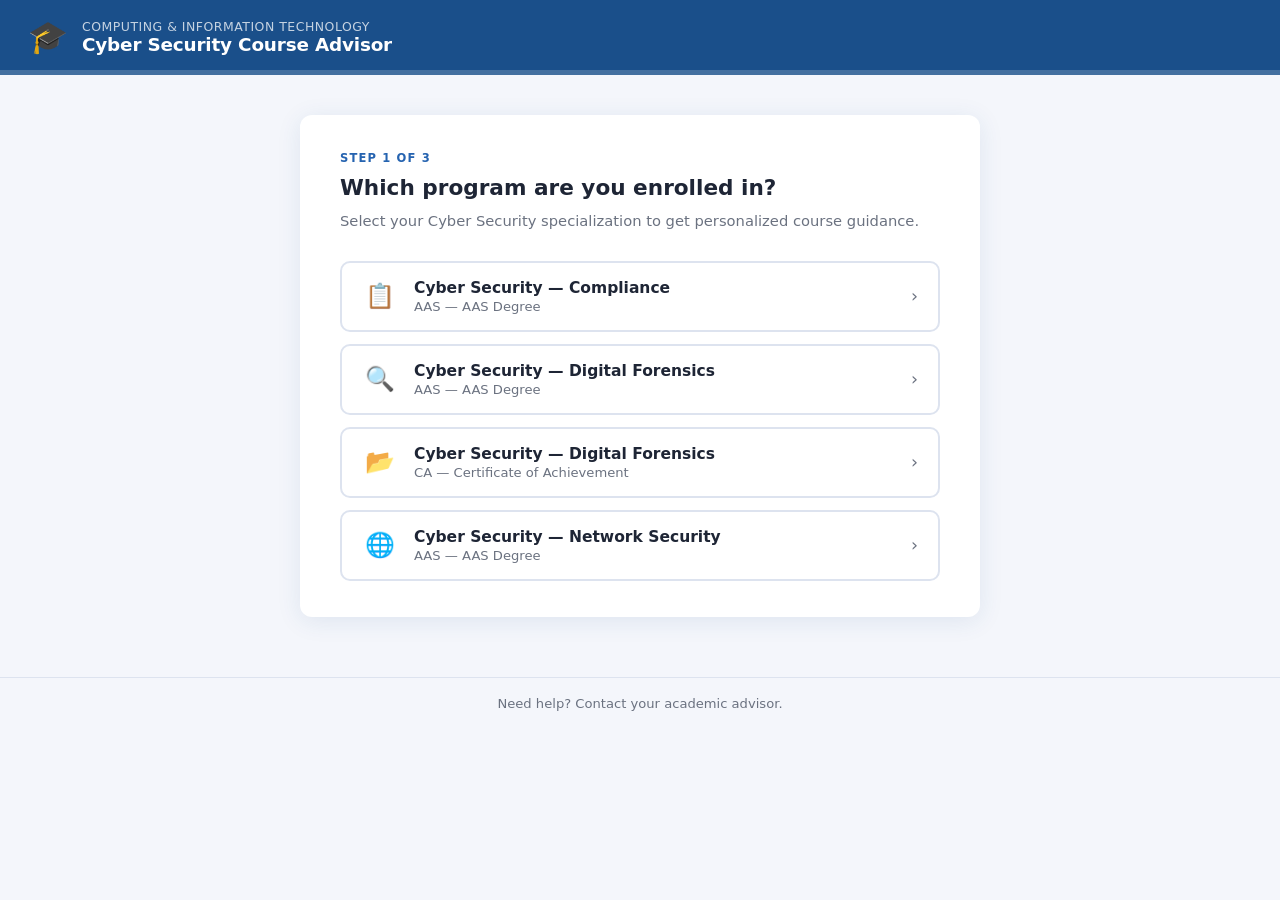
<file: index.html>
<!DOCTYPE html>
<html lang="en">
<head>
  <meta charset="UTF-8" />
  <meta name="viewport" content="width=device-width, initial-scale=1.0" />
  <title>CIT Cyber Security — Course Advisor</title>
  <link rel="stylesheet" href="style.css" />
</head>
<body>
  <div id="app">
    <header>
      <div class="header-inner">
        <div class="logo-area">
          <span class="logo-icon">🎓</span>
          <div>
            <div class="institution">Computing &amp; Information Technology</div>
            <div class="tool-title">Cyber Security Course Advisor</div>
          </div>
        </div>
        <button id="restart-btn" class="restart-btn" style="display:none" onclick="restart()">↺ Start Over</button>
      </div>
      <div class="progress-bar-wrap">
        <div class="progress-bar" id="progress-bar"></div>
      </div>
    </header>

    <main id="main">
      <!-- Step content injected here -->
    </main>

    <footer>
      <p>Need help? Contact your academic advisor.</p>
    </footer>
  </div>

  <script src="data.js?v=2"></script>
  <script src="app.js?v=2"></script>
</body>
</html>
</file>
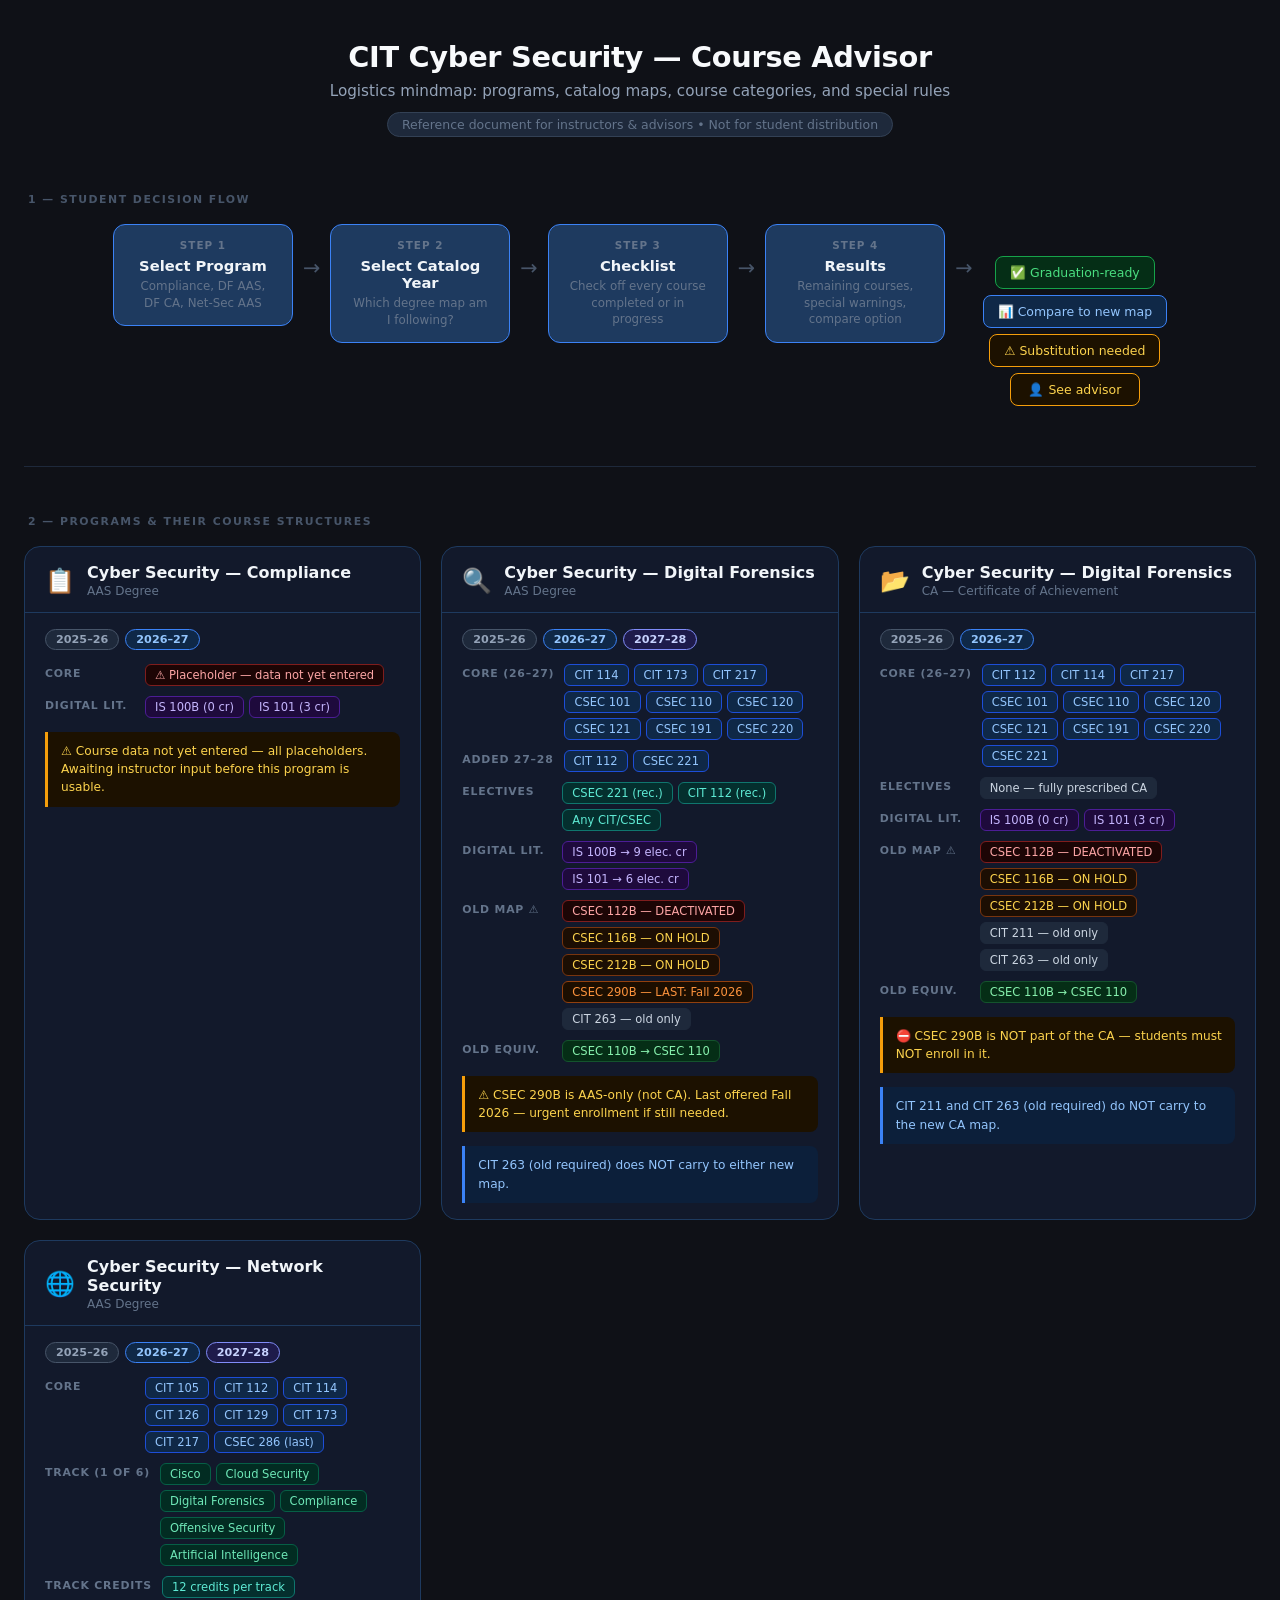
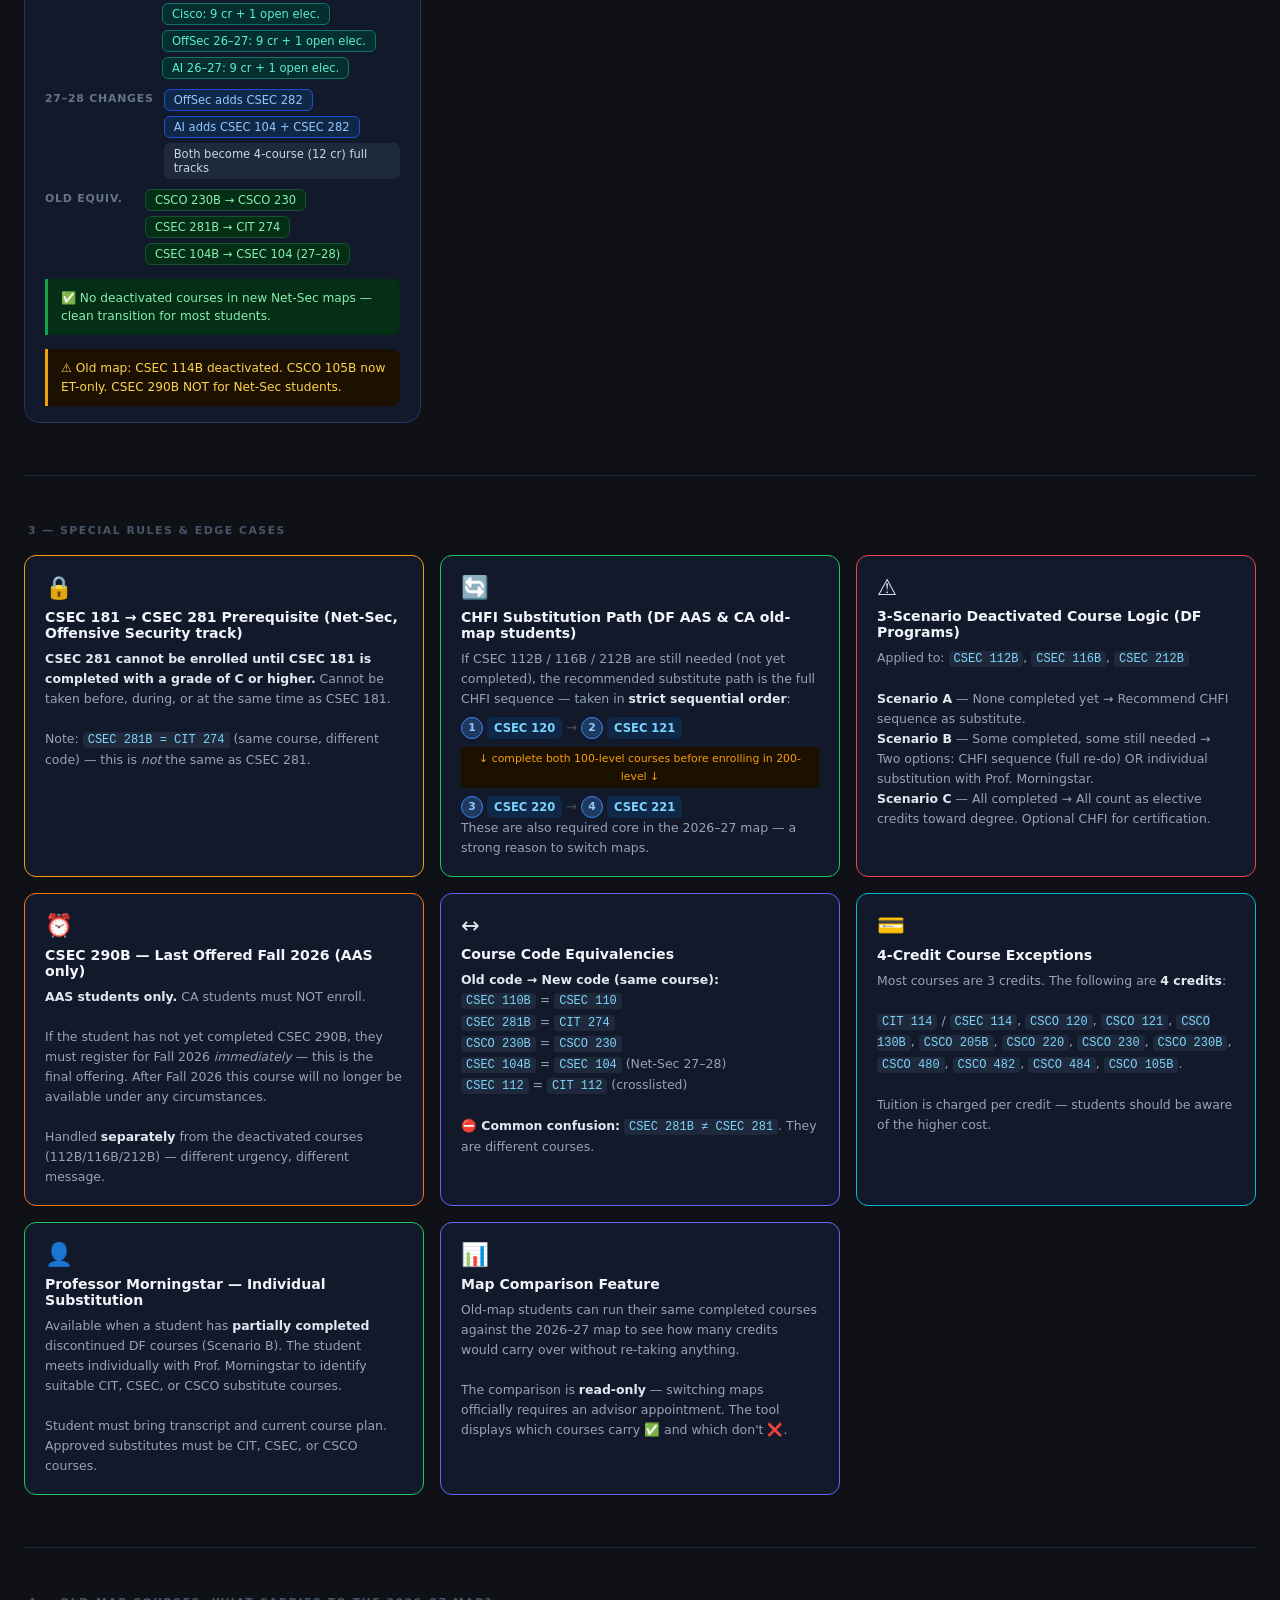
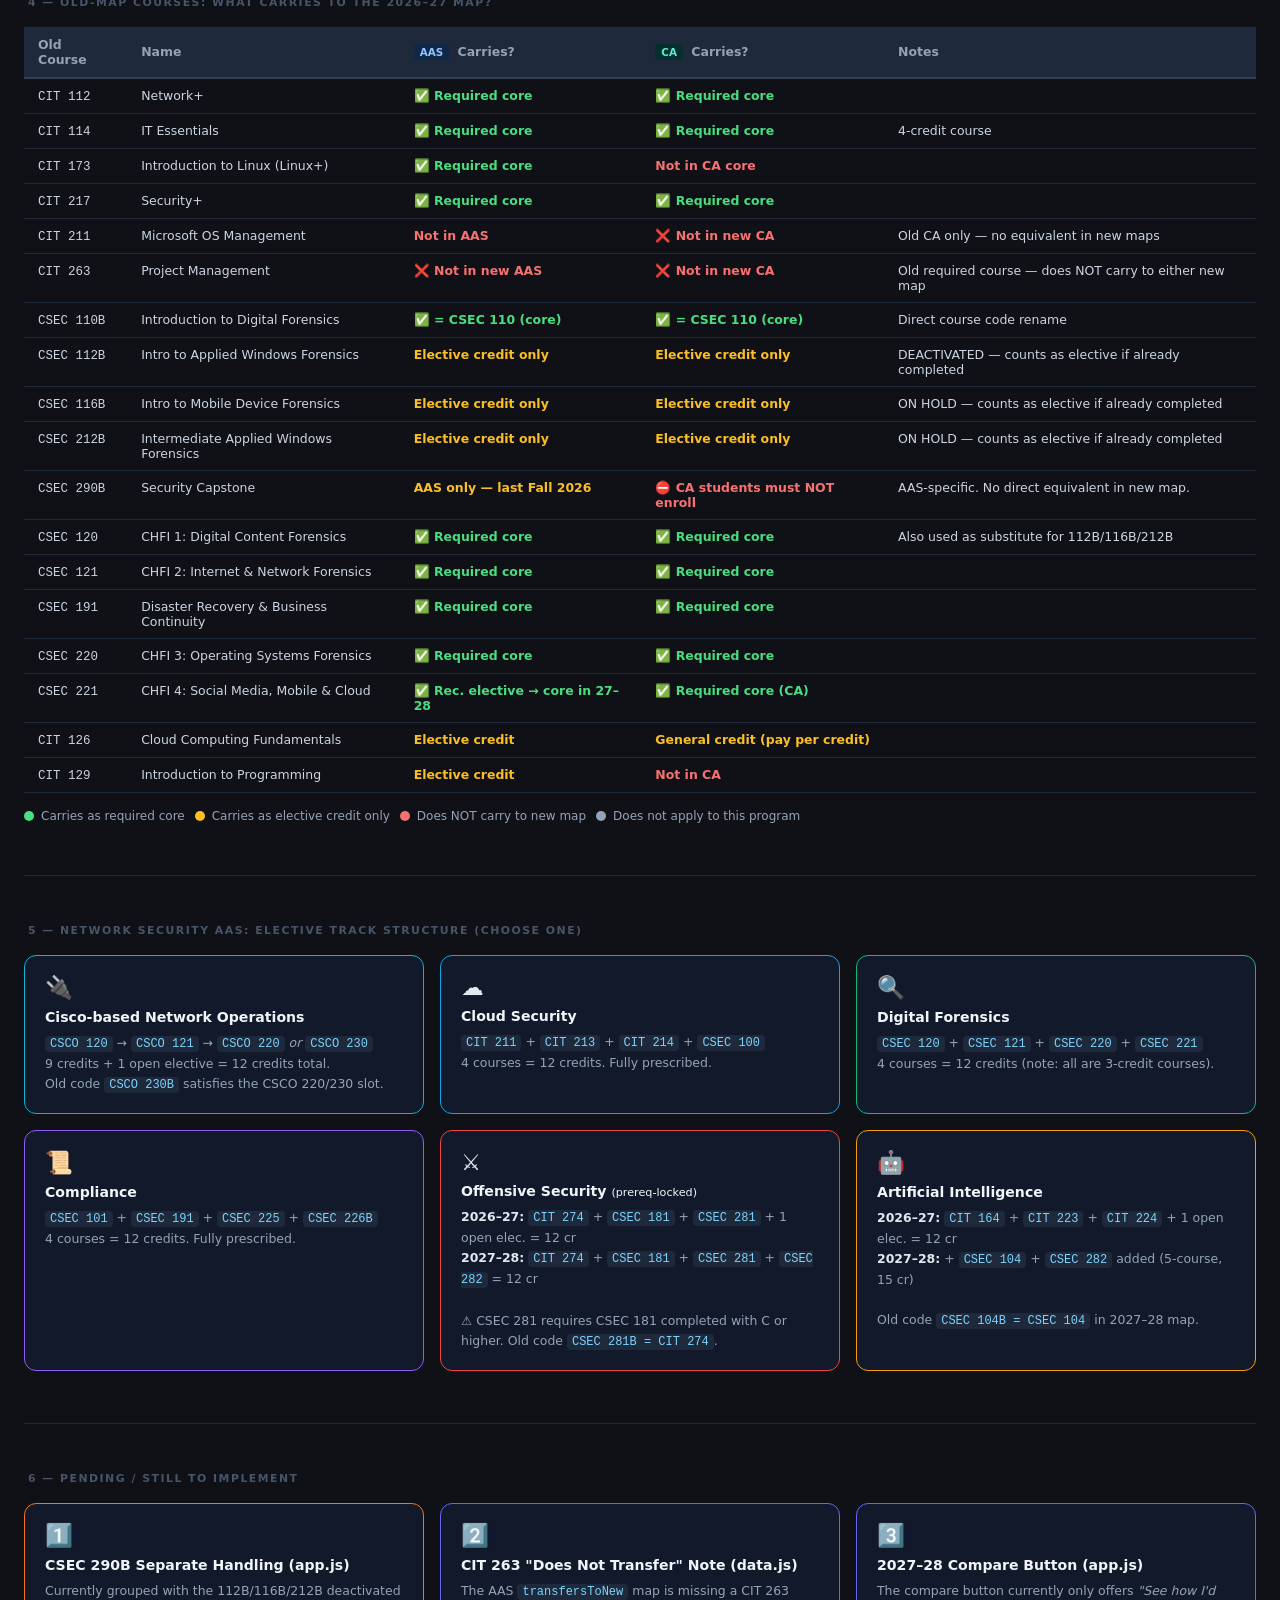
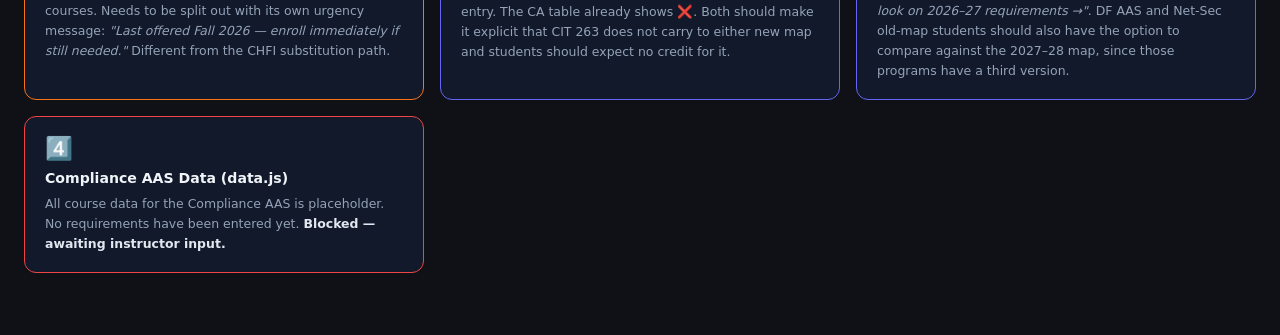
<file: mindmap.html>
<!DOCTYPE html>
<html lang="en">
<head>
  <meta charset="UTF-8" />
  <meta name="viewport" content="width=device-width, initial-scale=1.0" />
  <title>CIT Cyber Security — Course Advisor Mindmap</title>
  <style>
    /* ── Reset & base ── */
    *, *::before, *::after { box-sizing: border-box; margin: 0; padding: 0; }
    body {
      font-family: "Segoe UI", system-ui, sans-serif;
      background: #0f1117;
      color: #e2e8f0;
      min-height: 100vh;
      padding: 40px 24px 80px;
    }

    /* ── Page header ── */
    .page-header {
      text-align: center;
      margin-bottom: 56px;
    }
    .page-header h1 {
      font-size: 1.8rem;
      font-weight: 700;
      color: #f8fafc;
      letter-spacing: -.3px;
    }
    .page-header p {
      margin-top: 8px;
      color: #94a3b8;
      font-size: .95rem;
    }
    .page-header .badge {
      display: inline-block;
      margin-top: 12px;
      background: #1e293b;
      border: 1px solid #334155;
      border-radius: 999px;
      padding: 4px 14px;
      font-size: .78rem;
      color: #64748b;
    }

    /* ── Section labels ── */
    .section-label {
      font-size: .68rem;
      font-weight: 700;
      letter-spacing: 1.5px;
      text-transform: uppercase;
      color: #475569;
      margin: 48px 0 18px;
      padding-left: 4px;
    }

    /* ══════════════════════════════════════════════════
       DECISION FLOW — top strip
    ══════════════════════════════════════════════════ */
    .flow-strip {
      display: flex;
      align-items: flex-start;
      justify-content: center;
      gap: 0;
      flex-wrap: nowrap;
      overflow-x: auto;
      padding-bottom: 8px;
    }
    .flow-node {
      display: flex;
      flex-direction: column;
      align-items: center;
      flex: 0 0 auto;
    }
    .flow-box {
      background: #1e293b;
      border: 1.5px solid #334155;
      border-radius: 12px;
      padding: 14px 20px;
      text-align: center;
      min-width: 140px;
      max-width: 180px;
    }
    .flow-box .fb-step {
      font-size: .65rem;
      font-weight: 700;
      letter-spacing: 1px;
      text-transform: uppercase;
      color: #64748b;
      margin-bottom: 6px;
    }
    .flow-box .fb-title {
      font-size: .92rem;
      font-weight: 600;
      color: #f1f5f9;
    }
    .flow-box .fb-sub {
      font-size: .74rem;
      color: #64748b;
      margin-top: 4px;
      line-height: 1.4;
    }
    .flow-box.highlight {
      border-color: #3b82f6;
      background: #1e3a5f;
    }
    .flow-box.warn {
      border-color: #f59e0b;
      background: #292117;
    }
    .flow-arrow {
      display: flex;
      align-items: center;
      padding: 0 10px;
      margin-top: 32px;
      color: #475569;
      font-size: 1.3rem;
      flex: 0 0 auto;
    }
    .flow-branch {
      display: flex;
      flex-direction: column;
      align-items: center;
      gap: 6px;
      margin-top: 32px;
      flex: 0 0 auto;
    }
    .flow-branch-item {
      background: #1e293b;
      border: 1px solid #334155;
      border-radius: 8px;
      padding: 8px 14px;
      font-size: .78rem;
      color: #94a3b8;
      min-width: 130px;
      text-align: center;
    }
    .flow-branch-item.done  { border-color: #16a34a; color: #4ade80; background: #052e16; }
    .flow-branch-item.check { border-color: #3b82f6; color: #93c5fd; background: #0f2847; }
    .flow-branch-item.warn  { border-color: #f59e0b; color: #fcd34d; background: #1c1100; }

    /* ══════════════════════════════════════════════════
       PROGRAM GRID
    ══════════════════════════════════════════════════ */
    .program-grid {
      display: grid;
      grid-template-columns: repeat(auto-fill, minmax(340px, 1fr));
      gap: 20px;
    }
    .prog-card {
      background: #12192b;
      border: 1.5px solid #1e3a5f;
      border-radius: 16px;
      overflow: hidden;
    }
    .prog-card-head {
      padding: 16px 20px 14px;
      border-bottom: 1px solid #1e3a5f;
      display: flex;
      align-items: center;
      gap: 12px;
    }
    .prog-icon { font-size: 1.5rem; }
    .prog-title { font-size: 1rem; font-weight: 700; color: #f1f5f9; }
    .prog-cred  { font-size: .75rem; color: #64748b; margin-top: 2px; }
    .prog-body  { padding: 16px 20px; }

    /* Map version pills row */
    .map-pills { display: flex; gap: 6px; flex-wrap: wrap; margin-bottom: 14px; }
    .map-pill {
      font-size: .7rem;
      font-weight: 600;
      padding: 3px 10px;
      border-radius: 999px;
      border: 1px solid;
    }
    .mp-old  { border-color: #475569; color: #94a3b8; background: #1e293b; }
    .mp-new  { border-color: #3b82f6; color: #93c5fd; background: #0f2847; }
    .mp-new2 { border-color: #818cf8; color: #c7d2fe; background: #1e1b4b; }

    /* Course category rows */
    .cat-list { display: flex; flex-direction: column; gap: 10px; }
    .cat-row   { display: flex; gap: 10px; align-items: flex-start; }
    .cat-label {
      font-size: .68rem;
      font-weight: 700;
      letter-spacing: .8px;
      text-transform: uppercase;
      color: #64748b;
      min-width: 90px;
      padding-top: 3px;
      flex-shrink: 0;
    }
    .cat-tags  { display: flex; gap: 5px; flex-wrap: wrap; }
    .tag {
      font-size: .72rem;
      padding: 3px 9px;
      border-radius: 6px;
      border: 1px solid #1e293b;
      background: #1e293b;
      color: #cbd5e1;
    }
    .tag.core    { border-color: #1d4ed8; background: #0f2847; color: #93c5fd; }
    .tag.elec    { border-color: #0f766e; background: #042f2e; color: #5eead4; }
    .tag.dead    { border-color: #7f1d1d; background: #1c0505; color: #fca5a5; }
    .tag.hold    { border-color: #78350f; background: #1c0e03; color: #fcd34d; }
    .tag.last    { border-color: #92400e; background: #1c0e00; color: #fb923c; }
    .tag.dl      { border-color: #4c1d95; background: #1e0a3c; color: #c4b5fd; }
    .tag.track   { border-color: #065f46; background: #022c22; color: #6ee7b7; }
    .tag.subst   { border-color: #14532d; background: #052e16; color: #86efac; }

    /* Special notes inside cards */
    .prog-note {
      margin-top: 14px;
      padding: 10px 13px;
      background: #1c1100;
      border-left: 3px solid #f59e0b;
      border-radius: 0 8px 8px 0;
      font-size: .76rem;
      color: #fcd34d;
      line-height: 1.5;
    }
    .prog-note.info {
      background: #0c1f3a;
      border-color: #3b82f6;
      color: #93c5fd;
    }
    .prog-note.good {
      background: #052e16;
      border-color: #16a34a;
      color: #86efac;
    }

    /* ══════════════════════════════════════════════════
       SPECIAL RULES GRID
    ══════════════════════════════════════════════════ */
    .rules-grid {
      display: grid;
      grid-template-columns: repeat(auto-fill, minmax(300px, 1fr));
      gap: 16px;
    }
    .rule-card {
      background: #12192b;
      border-radius: 12px;
      padding: 18px 20px;
      border: 1.5px solid;
    }
    .rule-card.prereq  { border-color: #f59e0b; }
    .rule-card.subst   { border-color: #22c55e; }
    .rule-card.deact   { border-color: #ef4444; }
    .rule-card.xfer    { border-color: #6366f1; }
    .rule-card.timing  { border-color: #f97316; }
    .rule-card.credit  { border-color: #06b6d4; }

    .rule-icon  { font-size: 1.4rem; margin-bottom: 8px; }
    .rule-title {
      font-size: .88rem;
      font-weight: 700;
      color: #f1f5f9;
      margin-bottom: 8px;
    }
    .rule-body  { font-size: .78rem; color: #94a3b8; line-height: 1.6; }
    .rule-body strong { color: #e2e8f0; }
    .rule-body code {
      font-family: "Cascadia Code", monospace;
      background: #1e293b;
      padding: 1px 5px;
      border-radius: 4px;
      font-size: .75rem;
      color: #7dd3fc;
    }
    .rule-seq {
      display: flex;
      align-items: center;
      flex-wrap: wrap;
      gap: 4px;
      margin-top: 8px;
    }
    .seq-n {
      display: inline-flex;
      align-items: center;
      justify-content: center;
      width: 22px;
      height: 22px;
      border-radius: 50%;
      background: #1e3a5f;
      border: 1.5px solid #3b82f6;
      font-size: .68rem;
      font-weight: 700;
      color: #93c5fd;
      flex-shrink: 0;
    }
    .seq-code {
      font-size: .72rem;
      font-weight: 600;
      color: #7dd3fc;
      background: #0f2847;
      padding: 2px 7px;
      border-radius: 5px;
    }
    .seq-arrow { color: #475569; font-size: .8rem; }
    .seq-barrier {
      width: 100%;
      text-align: center;
      font-size: .68rem;
      color: #f59e0b;
      background: #1c1100;
      border-radius: 4px;
      padding: 3px 6px;
      margin: 4px 0;
    }

    /* ══════════════════════════════════════════════════
       TRANSFER / EQUIVALENCY TABLE
    ══════════════════════════════════════════════════ */
    .xfer-table-wrap { overflow-x: auto; }
    table.xfer-table {
      width: 100%;
      border-collapse: collapse;
      font-size: .78rem;
    }
    .xfer-table th {
      background: #1e293b;
      color: #94a3b8;
      font-weight: 600;
      padding: 10px 14px;
      text-align: left;
      border-bottom: 2px solid #334155;
    }
    .xfer-table td {
      padding: 9px 14px;
      border-bottom: 1px solid #1e293b;
      vertical-align: top;
      color: #cbd5e1;
    }
    .xfer-table tr:hover td { background: #141e30; }
    .xfer-table .yes { color: #4ade80; font-weight: 600; }
    .xfer-table .no  { color: #f87171; font-weight: 600; }
    .xfer-table .maybe { color: #fbbf24; font-weight: 600; }
    .xfer-table .prog-tag {
      display: inline-block;
      font-size: .65rem;
      font-weight: 700;
      padding: 2px 6px;
      border-radius: 4px;
      background: #1e293b;
      color: #64748b;
      margin-right: 4px;
    }
    .xfer-table .prog-tag.aas { background: #0f2847; color: #93c5fd; }
    .xfer-table .prog-tag.ca  { background: #042f2e; color: #5eead4; }

    /* ══════════════════════════════════════════════════
       LEGEND
    ══════════════════════════════════════════════════ */
    .legend { display: flex; flex-wrap: wrap; gap: 10px; margin-top: 16px; }
    .legend-item {
      display: flex; align-items: center; gap: 7px;
      font-size: .75rem; color: #94a3b8;
    }
    .legend-dot {
      width: 10px; height: 10px; border-radius: 50%;
    }

    /* ══════════════════════════════════════════════════
       DIVIDER
    ══════════════════════════════════════════════════ */
    .divider {
      border: none;
      border-top: 1px solid #1e293b;
      margin: 52px 0 0;
    }

    @media (max-width: 640px) {
      .flow-strip { flex-direction: column; align-items: center; }
      .flow-arrow { transform: rotate(90deg); margin: 4px 0; }
      .flow-branch { flex-direction: row; flex-wrap: wrap; justify-content: center; }
    }
  </style>
</head>
<body>

  <!-- ─────────────────────────────────────────────────────
       PAGE HEADER
  ───────────────────────────────────────────────────── -->
  <div class="page-header">
    <h1>CIT Cyber Security — Course Advisor</h1>
    <p>Logistics mindmap: programs, catalog maps, course categories, and special rules</p>
    <span class="badge">Reference document for instructors &amp; advisors &bull; Not for student distribution</span>
  </div>


  <!-- ─────────────────────────────────────────────────────
       SECTION 1 — STUDENT DECISION FLOW
  ───────────────────────────────────────────────────── -->
  <div class="section-label">1 — Student Decision Flow</div>

  <div class="flow-strip">

    <div class="flow-node">
      <div class="flow-box highlight">
        <div class="fb-step">Step 1</div>
        <div class="fb-title">Select Program</div>
        <div class="fb-sub">Compliance, DF AAS, DF CA, Net-Sec AAS</div>
      </div>
    </div>

    <div class="flow-arrow">→</div>

    <div class="flow-node">
      <div class="flow-box highlight">
        <div class="fb-step">Step 2</div>
        <div class="fb-title">Select Catalog Year</div>
        <div class="fb-sub">Which degree map am I following?</div>
      </div>
    </div>

    <div class="flow-arrow">→</div>

    <div class="flow-node">
      <div class="flow-box highlight">
        <div class="fb-step">Step 3</div>
        <div class="fb-title">Checklist</div>
        <div class="fb-sub">Check off every course completed or in progress</div>
      </div>
    </div>

    <div class="flow-arrow">→</div>

    <div class="flow-node">
      <div class="flow-box highlight">
        <div class="fb-step">Step 4</div>
        <div class="fb-title">Results</div>
        <div class="fb-sub">Remaining courses, special warnings, compare option</div>
      </div>
    </div>

    <div class="flow-arrow">→</div>

    <div class="flow-branch">
      <div class="flow-branch-item done">✅ Graduation-ready</div>
      <div class="flow-branch-item check">📊 Compare to new map</div>
      <div class="flow-branch-item warn">⚠️ Substitution needed</div>
      <div class="flow-branch-item warn">👤 See advisor</div>
    </div>

  </div>


  <hr class="divider" />

  <!-- ─────────────────────────────────────────────────────
       SECTION 2 — PROGRAMS
  ───────────────────────────────────────────────────── -->
  <div class="section-label">2 — Programs &amp; Their Course Structures</div>

  <div class="program-grid">

    <!-- Compliance AAS -->
    <div class="prog-card">
      <div class="prog-card-head">
        <span class="prog-icon">📋</span>
        <div>
          <div class="prog-title">Cyber Security — Compliance</div>
          <div class="prog-cred">AAS Degree</div>
        </div>
      </div>
      <div class="prog-body">
        <div class="map-pills">
          <span class="map-pill mp-old">2025–26</span>
          <span class="map-pill mp-new">2026–27</span>
        </div>
        <div class="cat-list">
          <div class="cat-row">
            <span class="cat-label">Core</span>
            <div class="cat-tags">
              <span class="tag dead">⚠️ Placeholder — data not yet entered</span>
            </div>
          </div>
          <div class="cat-row">
            <span class="cat-label">Digital Lit.</span>
            <div class="cat-tags">
              <span class="tag dl">IS 100B (0 cr)</span>
              <span class="tag dl">IS 101 (3 cr)</span>
            </div>
          </div>
        </div>
        <div class="prog-note warn">⚠️ Course data not yet entered — all placeholders. Awaiting instructor input before this program is usable.</div>
      </div>
    </div>

    <!-- DF AAS -->
    <div class="prog-card">
      <div class="prog-card-head">
        <span class="prog-icon">🔍</span>
        <div>
          <div class="prog-title">Cyber Security — Digital Forensics</div>
          <div class="prog-cred">AAS Degree</div>
        </div>
      </div>
      <div class="prog-body">
        <div class="map-pills">
          <span class="map-pill mp-old">2025–26</span>
          <span class="map-pill mp-new">2026–27</span>
          <span class="map-pill mp-new2">2027–28</span>
        </div>
        <div class="cat-list">
          <div class="cat-row">
            <span class="cat-label">Core (26–27)</span>
            <div class="cat-tags">
              <span class="tag core">CIT 114</span>
              <span class="tag core">CIT 173</span>
              <span class="tag core">CIT 217</span>
              <span class="tag core">CSEC 101</span>
              <span class="tag core">CSEC 110</span>
              <span class="tag core">CSEC 120</span>
              <span class="tag core">CSEC 121</span>
              <span class="tag core">CSEC 191</span>
              <span class="tag core">CSEC 220</span>
            </div>
          </div>
          <div class="cat-row">
            <span class="cat-label">Added 27–28</span>
            <div class="cat-tags">
              <span class="tag core">CIT 112</span>
              <span class="tag core">CSEC 221</span>
            </div>
          </div>
          <div class="cat-row">
            <span class="cat-label">Electives</span>
            <div class="cat-tags">
              <span class="tag elec">CSEC 221 (rec.)</span>
              <span class="tag elec">CIT 112 (rec.)</span>
              <span class="tag elec">Any CIT/CSEC</span>
            </div>
          </div>
          <div class="cat-row">
            <span class="cat-label">Digital Lit.</span>
            <div class="cat-tags">
              <span class="tag dl">IS 100B → 9 elec. cr</span>
              <span class="tag dl">IS 101 → 6 elec. cr</span>
            </div>
          </div>
          <div class="cat-row">
            <span class="cat-label">Old map ⚠️</span>
            <div class="cat-tags">
              <span class="tag dead">CSEC 112B — DEACTIVATED</span>
              <span class="tag hold">CSEC 116B — ON HOLD</span>
              <span class="tag hold">CSEC 212B — ON HOLD</span>
              <span class="tag last">CSEC 290B — LAST: Fall 2026</span>
              <span class="tag">CIT 263 — old only</span>
            </div>
          </div>
          <div class="cat-row">
            <span class="cat-label">Old equiv.</span>
            <div class="cat-tags">
              <span class="tag subst">CSEC 110B → CSEC 110</span>
            </div>
          </div>
        </div>
        <div class="prog-note">⚠️ CSEC 290B is AAS-only (not CA). Last offered Fall 2026 — urgent enrollment if still needed.</div>
        <div class="prog-note info">CIT 263 (old required) does NOT carry to either new map.</div>
      </div>
    </div>

    <!-- DF CA -->
    <div class="prog-card">
      <div class="prog-card-head">
        <span class="prog-icon">📂</span>
        <div>
          <div class="prog-title">Cyber Security — Digital Forensics</div>
          <div class="prog-cred">CA — Certificate of Achievement</div>
        </div>
      </div>
      <div class="prog-body">
        <div class="map-pills">
          <span class="map-pill mp-old">2025–26</span>
          <span class="map-pill mp-new">2026–27</span>
        </div>
        <div class="cat-list">
          <div class="cat-row">
            <span class="cat-label">Core (26–27)</span>
            <div class="cat-tags">
              <span class="tag core">CIT 112</span>
              <span class="tag core">CIT 114</span>
              <span class="tag core">CIT 217</span>
              <span class="tag core">CSEC 101</span>
              <span class="tag core">CSEC 110</span>
              <span class="tag core">CSEC 120</span>
              <span class="tag core">CSEC 121</span>
              <span class="tag core">CSEC 191</span>
              <span class="tag core">CSEC 220</span>
              <span class="tag core">CSEC 221</span>
            </div>
          </div>
          <div class="cat-row">
            <span class="cat-label">Electives</span>
            <div class="cat-tags">
              <span class="tag">None — fully prescribed CA</span>
            </div>
          </div>
          <div class="cat-row">
            <span class="cat-label">Digital Lit.</span>
            <div class="cat-tags">
              <span class="tag dl">IS 100B (0 cr)</span>
              <span class="tag dl">IS 101 (3 cr)</span>
            </div>
          </div>
          <div class="cat-row">
            <span class="cat-label">Old map ⚠️</span>
            <div class="cat-tags">
              <span class="tag dead">CSEC 112B — DEACTIVATED</span>
              <span class="tag hold">CSEC 116B — ON HOLD</span>
              <span class="tag hold">CSEC 212B — ON HOLD</span>
              <span class="tag">CIT 211 — old only</span>
              <span class="tag">CIT 263 — old only</span>
            </div>
          </div>
          <div class="cat-row">
            <span class="cat-label">Old equiv.</span>
            <div class="cat-tags">
              <span class="tag subst">CSEC 110B → CSEC 110</span>
            </div>
          </div>
        </div>
        <div class="prog-note">⛔ CSEC 290B is NOT part of the CA — students must NOT enroll in it.</div>
        <div class="prog-note info">CIT 211 and CIT 263 (old required) do NOT carry to the new CA map.</div>
      </div>
    </div>

    <!-- Net-Sec AAS -->
    <div class="prog-card">
      <div class="prog-card-head">
        <span class="prog-icon">🌐</span>
        <div>
          <div class="prog-title">Cyber Security — Network Security</div>
          <div class="prog-cred">AAS Degree</div>
        </div>
      </div>
      <div class="prog-body">
        <div class="map-pills">
          <span class="map-pill mp-old">2025–26</span>
          <span class="map-pill mp-new">2026–27</span>
          <span class="map-pill mp-new2">2027–28</span>
        </div>
        <div class="cat-list">
          <div class="cat-row">
            <span class="cat-label">Core</span>
            <div class="cat-tags">
              <span class="tag core">CIT 105</span>
              <span class="tag core">CIT 112</span>
              <span class="tag core">CIT 114</span>
              <span class="tag core">CIT 126</span>
              <span class="tag core">CIT 129</span>
              <span class="tag core">CIT 173</span>
              <span class="tag core">CIT 217</span>
              <span class="tag core">CSEC 286 (last)</span>
            </div>
          </div>
          <div class="cat-row">
            <span class="cat-label">Track (1 of 6)</span>
            <div class="cat-tags">
              <span class="tag track">Cisco</span>
              <span class="tag track">Cloud Security</span>
              <span class="tag track">Digital Forensics</span>
              <span class="tag track">Compliance</span>
              <span class="tag track">Offensive Security</span>
              <span class="tag track">Artificial Intelligence</span>
            </div>
          </div>
          <div class="cat-row">
            <span class="cat-label">Track credits</span>
            <div class="cat-tags">
              <span class="tag elec">12 credits per track</span>
              <span class="tag elec">Cisco: 9 cr + 1 open elec.</span>
              <span class="tag elec">OffSec 26–27: 9 cr + 1 open elec.</span>
              <span class="tag elec">AI 26–27: 9 cr + 1 open elec.</span>
            </div>
          </div>
          <div class="cat-row">
            <span class="cat-label">27–28 changes</span>
            <div class="cat-tags">
              <span class="tag core">OffSec adds CSEC 282</span>
              <span class="tag core">AI adds CSEC 104 + CSEC 282</span>
              <span class="tag">Both become 4-course (12 cr) full tracks</span>
            </div>
          </div>
          <div class="cat-row">
            <span class="cat-label">Old equiv.</span>
            <div class="cat-tags">
              <span class="tag subst">CSCO 230B → CSCO 230</span>
              <span class="tag subst">CSEC 281B → CIT 274</span>
              <span class="tag subst">CSEC 104B → CSEC 104 (27–28)</span>
            </div>
          </div>
        </div>
        <div class="prog-note good">✅ No deactivated courses in new Net-Sec maps — clean transition for most students.</div>
        <div class="prog-note">⚠️ Old map: CSEC 114B deactivated. CSCO 105B now ET-only. CSEC 290B NOT for Net-Sec students.</div>
      </div>
    </div>

  </div>


  <hr class="divider" />

  <!-- ─────────────────────────────────────────────────────
       SECTION 3 — SPECIAL RULES
  ───────────────────────────────────────────────────── -->
  <div class="section-label">3 — Special Rules &amp; Edge Cases</div>

  <div class="rules-grid">

    <div class="rule-card prereq">
      <div class="rule-icon">🔒</div>
      <div class="rule-title">CSEC 181 → CSEC 281 Prerequisite (Net-Sec, Offensive Security track)</div>
      <div class="rule-body">
        <strong>CSEC 281 cannot be enrolled until CSEC 181 is completed with a grade of C or higher.</strong>
        Cannot be taken before, during, or at the same time as CSEC 181.<br><br>
        Note: <code>CSEC 281B = CIT 274</code> (same course, different code) — this is <em>not</em> the same as CSEC 281.
      </div>
    </div>

    <div class="rule-card subst">
      <div class="rule-icon">🔄</div>
      <div class="rule-title">CHFI Substitution Path (DF AAS &amp; CA old-map students)</div>
      <div class="rule-body">
        If CSEC 112B / 116B / 212B are still needed (not yet completed), the recommended substitute path is the full CHFI sequence — taken in <strong>strict sequential order</strong>:
        <div class="rule-seq">
          <span class="seq-n">1</span><span class="seq-code">CSEC 120</span>
          <span class="seq-arrow">→</span>
          <span class="seq-n">2</span><span class="seq-code">CSEC 121</span>
          <div class="seq-barrier">↓ complete both 100-level courses before enrolling in 200-level ↓</div>
          <span class="seq-n">3</span><span class="seq-code">CSEC 220</span>
          <span class="seq-arrow">→</span>
          <span class="seq-n">4</span><span class="seq-code">CSEC 221</span>
        </div>
        These are also required core in the 2026–27 map — a strong reason to switch maps.
      </div>
    </div>

    <div class="rule-card deact">
      <div class="rule-icon">⚠️</div>
      <div class="rule-title">3-Scenario Deactivated Course Logic (DF Programs)</div>
      <div class="rule-body">
        Applied to: <code>CSEC 112B</code>, <code>CSEC 116B</code>, <code>CSEC 212B</code><br><br>
        <strong>Scenario A</strong> — None completed yet → Recommend CHFI sequence as substitute.<br>
        <strong>Scenario B</strong> — Some completed, some still needed → Two options: CHFI sequence (full re-do) OR individual substitution with Prof. Morningstar.<br>
        <strong>Scenario C</strong> — All completed → All count as elective credits toward degree. Optional CHFI for certification.
      </div>
    </div>

    <div class="rule-card timing">
      <div class="rule-icon">⏰</div>
      <div class="rule-title">CSEC 290B — Last Offered Fall 2026 (AAS only)</div>
      <div class="rule-body">
        <strong>AAS students only.</strong> CA students must NOT enroll.<br><br>
        If the student has not yet completed CSEC 290B, they must register for Fall 2026 <em>immediately</em> — this is the final offering. After Fall 2026 this course will no longer be available under any circumstances.<br><br>
        Handled <strong>separately</strong> from the deactivated courses (112B/116B/212B) — different urgency, different message.
      </div>
    </div>

    <div class="rule-card xfer">
      <div class="rule-icon">↔️</div>
      <div class="rule-title">Course Code Equivalencies</div>
      <div class="rule-body">
        <strong>Old code → New code (same course):</strong><br>
        <code>CSEC 110B</code> = <code>CSEC 110</code><br>
        <code>CSEC 281B</code> = <code>CIT 274</code><br>
        <code>CSCO 230B</code> = <code>CSCO 230</code><br>
        <code>CSEC 104B</code> = <code>CSEC 104</code> (Net-Sec 27–28)<br>
        <code>CSEC 112</code> = <code>CIT 112</code> (crosslisted)<br><br>
        <strong>⛔ Common confusion:</strong> <code>CSEC 281B ≠ CSEC 281</code>. They are different courses.
      </div>
    </div>

    <div class="rule-card credit">
      <div class="rule-icon">💳</div>
      <div class="rule-title">4-Credit Course Exceptions</div>
      <div class="rule-body">
        Most courses are 3 credits. The following are <strong>4 credits</strong>:<br><br>
        <code>CIT 114</code> / <code>CSEC 114</code>, <code>CSCO 120</code>, <code>CSCO 121</code>,
        <code>CSCO 130B</code>, <code>CSCO 205B</code>, <code>CSCO 220</code>, <code>CSCO 230</code>,
        <code>CSCO 230B</code>, <code>CSCO 480</code>, <code>CSCO 482</code>, <code>CSCO 484</code>,
        <code>CSCO 105B</code>.<br><br>
        Tuition is charged per credit — students should be aware of the higher cost.
      </div>
    </div>

    <div class="rule-card subst">
      <div class="rule-icon">👤</div>
      <div class="rule-title">Professor Morningstar — Individual Substitution</div>
      <div class="rule-body">
        Available when a student has <strong>partially completed</strong> discontinued DF courses (Scenario B). The student meets individually with Prof. Morningstar to identify suitable CIT, CSEC, or CSCO substitute courses.<br><br>
        Student must bring transcript and current course plan. Approved substitutes must be CIT, CSEC, or CSCO courses.
      </div>
    </div>

    <div class="rule-card xfer">
      <div class="rule-icon">📊</div>
      <div class="rule-title">Map Comparison Feature</div>
      <div class="rule-body">
        Old-map students can run their same completed courses against the 2026–27 map to see how many credits would carry over without re-taking anything.<br><br>
        The comparison is <strong>read-only</strong> — switching maps officially requires an advisor appointment. The tool displays which courses carry ✅ and which don't ❌.
      </div>
    </div>

  </div>


  <hr class="divider" />

  <!-- ─────────────────────────────────────────────────────
       SECTION 4 — OLD MAP TRANSFER TABLE
  ───────────────────────────────────────────────────── -->
  <div class="section-label">4 — Old-Map Courses: What Carries to the 2026–27 Map?</div>

  <div class="xfer-table-wrap">
    <table class="xfer-table">
      <thead>
        <tr>
          <th>Old Course</th>
          <th>Name</th>
          <th><span class="prog-tag aas">AAS</span> Carries?</th>
          <th><span class="prog-tag ca">CA</span> Carries?</th>
          <th>Notes</th>
        </tr>
      </thead>
      <tbody>
        <tr>
          <td><code>CIT 112</code></td>
          <td>Network+</td>
          <td class="yes">✅ Required core</td>
          <td class="yes">✅ Required core</td>
          <td></td>
        </tr>
        <tr>
          <td><code>CIT 114</code></td>
          <td>IT Essentials</td>
          <td class="yes">✅ Required core</td>
          <td class="yes">✅ Required core</td>
          <td>4-credit course</td>
        </tr>
        <tr>
          <td><code>CIT 173</code></td>
          <td>Introduction to Linux (Linux+)</td>
          <td class="yes">✅ Required core</td>
          <td class="no">Not in CA core</td>
          <td></td>
        </tr>
        <tr>
          <td><code>CIT 217</code></td>
          <td>Security+</td>
          <td class="yes">✅ Required core</td>
          <td class="yes">✅ Required core</td>
          <td></td>
        </tr>
        <tr>
          <td><code>CIT 211</code></td>
          <td>Microsoft OS Management</td>
          <td class="no">Not in AAS</td>
          <td class="no">❌ Not in new CA</td>
          <td>Old CA only — no equivalent in new maps</td>
        </tr>
        <tr>
          <td><code>CIT 263</code></td>
          <td>Project Management</td>
          <td class="no">❌ Not in new AAS</td>
          <td class="no">❌ Not in new CA</td>
          <td>Old required course — does NOT carry to either new map</td>
        </tr>
        <tr>
          <td><code>CSEC 110B</code></td>
          <td>Introduction to Digital Forensics</td>
          <td class="yes">✅ = CSEC 110 (core)</td>
          <td class="yes">✅ = CSEC 110 (core)</td>
          <td>Direct course code rename</td>
        </tr>
        <tr>
          <td><code>CSEC 112B</code></td>
          <td>Intro to Applied Windows Forensics</td>
          <td class="maybe">Elective credit only</td>
          <td class="maybe">Elective credit only</td>
          <td>DEACTIVATED — counts as elective if already completed</td>
        </tr>
        <tr>
          <td><code>CSEC 116B</code></td>
          <td>Intro to Mobile Device Forensics</td>
          <td class="maybe">Elective credit only</td>
          <td class="maybe">Elective credit only</td>
          <td>ON HOLD — counts as elective if already completed</td>
        </tr>
        <tr>
          <td><code>CSEC 212B</code></td>
          <td>Intermediate Applied Windows Forensics</td>
          <td class="maybe">Elective credit only</td>
          <td class="maybe">Elective credit only</td>
          <td>ON HOLD — counts as elective if already completed</td>
        </tr>
        <tr>
          <td><code>CSEC 290B</code></td>
          <td>Security Capstone</td>
          <td class="maybe">AAS only — last Fall 2026</td>
          <td class="no">⛔ CA students must NOT enroll</td>
          <td>AAS-specific. No direct equivalent in new map.</td>
        </tr>
        <tr>
          <td><code>CSEC 120</code></td>
          <td>CHFI 1: Digital Content Forensics</td>
          <td class="yes">✅ Required core</td>
          <td class="yes">✅ Required core</td>
          <td>Also used as substitute for 112B/116B/212B</td>
        </tr>
        <tr>
          <td><code>CSEC 121</code></td>
          <td>CHFI 2: Internet &amp; Network Forensics</td>
          <td class="yes">✅ Required core</td>
          <td class="yes">✅ Required core</td>
          <td></td>
        </tr>
        <tr>
          <td><code>CSEC 191</code></td>
          <td>Disaster Recovery &amp; Business Continuity</td>
          <td class="yes">✅ Required core</td>
          <td class="yes">✅ Required core</td>
          <td></td>
        </tr>
        <tr>
          <td><code>CSEC 220</code></td>
          <td>CHFI 3: Operating Systems Forensics</td>
          <td class="yes">✅ Required core</td>
          <td class="yes">✅ Required core</td>
          <td></td>
        </tr>
        <tr>
          <td><code>CSEC 221</code></td>
          <td>CHFI 4: Social Media, Mobile &amp; Cloud</td>
          <td class="yes">✅ Rec. elective → core in 27–28</td>
          <td class="yes">✅ Required core (CA)</td>
          <td></td>
        </tr>
        <tr>
          <td><code>CIT 126</code></td>
          <td>Cloud Computing Fundamentals</td>
          <td class="maybe">Elective credit</td>
          <td class="maybe">General credit (pay per credit)</td>
          <td></td>
        </tr>
        <tr>
          <td><code>CIT 129</code></td>
          <td>Introduction to Programming</td>
          <td class="maybe">Elective credit</td>
          <td class="no">Not in CA</td>
          <td></td>
        </tr>
      </tbody>
    </table>
  </div>

  <div class="legend">
    <div class="legend-item"><div class="legend-dot" style="background:#4ade80"></div>Carries as required core</div>
    <div class="legend-item"><div class="legend-dot" style="background:#fbbf24"></div>Carries as elective credit only</div>
    <div class="legend-item"><div class="legend-dot" style="background:#f87171"></div>Does NOT carry to new map</div>
    <div class="legend-item"><div class="legend-dot" style="background:#94a3b8"></div>Does not apply to this program</div>
  </div>


  <hr class="divider" />

  <!-- ─────────────────────────────────────────────────────
       SECTION 5 — NET-SEC TRACKS
  ───────────────────────────────────────────────────── -->
  <div class="section-label">5 — Network Security AAS: Elective Track Structure (choose ONE)</div>

  <div class="rules-grid">

    <div class="rule-card" style="border-color:#06b6d4">
      <div class="rule-icon">🔌</div>
      <div class="rule-title">Cisco-based Network Operations</div>
      <div class="rule-body">
        <code>CSCO 120</code> → <code>CSCO 121</code> → <code>CSCO 220</code> <em>or</em> <code>CSCO 230</code><br>
        9 credits + 1 open elective = 12 credits total.<br>
        Old code <code>CSCO 230B</code> satisfies the CSCO 220/230 slot.
      </div>
    </div>

    <div class="rule-card" style="border-color:#0ea5e9">
      <div class="rule-icon">☁️</div>
      <div class="rule-title">Cloud Security</div>
      <div class="rule-body">
        <code>CIT 211</code> + <code>CIT 213</code> + <code>CIT 214</code> + <code>CSEC 100</code><br>
        4 courses = 12 credits. Fully prescribed.
      </div>
    </div>

    <div class="rule-card" style="border-color:#10b981">
      <div class="rule-icon">🔍</div>
      <div class="rule-title">Digital Forensics</div>
      <div class="rule-body">
        <code>CSEC 120</code> + <code>CSEC 121</code> + <code>CSEC 220</code> + <code>CSEC 221</code><br>
        4 courses = 12 credits (note: all are 3-credit courses).
      </div>
    </div>

    <div class="rule-card" style="border-color:#8b5cf6">
      <div class="rule-icon">📜</div>
      <div class="rule-title">Compliance</div>
      <div class="rule-body">
        <code>CSEC 101</code> + <code>CSEC 191</code> + <code>CSEC 225</code> + <code>CSEC 226B</code><br>
        4 courses = 12 credits. Fully prescribed.
      </div>
    </div>

    <div class="rule-card prereq" style="border-color:#ef4444">
      <div class="rule-icon">⚔️</div>
      <div class="rule-title">Offensive Security <span style="font-size:.7rem;font-weight:400;">(prereq-locked)</span></div>
      <div class="rule-body">
        <strong>2026–27:</strong> <code>CIT 274</code> + <code>CSEC 181</code> + <code>CSEC 281</code> + 1 open elec. = 12 cr<br>
        <strong>2027–28:</strong> <code>CIT 274</code> + <code>CSEC 181</code> + <code>CSEC 281</code> + <code>CSEC 282</code> = 12 cr<br><br>
        ⚠️ CSEC 281 requires CSEC 181 completed with C or higher. Old code <code>CSEC 281B = CIT 274</code>.
      </div>
    </div>

    <div class="rule-card" style="border-color:#f59e0b">
      <div class="rule-icon">🤖</div>
      <div class="rule-title">Artificial Intelligence</div>
      <div class="rule-body">
        <strong>2026–27:</strong> <code>CIT 164</code> + <code>CIT 223</code> + <code>CIT 224</code> + 1 open elec. = 12 cr<br>
        <strong>2027–28:</strong> + <code>CSEC 104</code> + <code>CSEC 282</code> added (5-course, 15 cr)<br><br>
        Old code <code>CSEC 104B = CSEC 104</code> in 2027–28 map.
      </div>
    </div>

  </div>


  <hr class="divider" />

  <!-- ─────────────────────────────────────────────────────
       SECTION 6 — PENDING ITEMS
  ───────────────────────────────────────────────────── -->
  <div class="section-label">6 — Pending / Still To Implement</div>

  <div class="rules-grid">

    <div class="rule-card timing">
      <div class="rule-icon">1️⃣</div>
      <div class="rule-title">CSEC 290B Separate Handling (app.js)</div>
      <div class="rule-body">
        Currently grouped with the 112B/116B/212B deactivated courses. Needs to be split out with its own urgency message: <em>"Last offered Fall 2026 — enroll immediately if still needed."</em> Different from the CHFI substitution path.
      </div>
    </div>

    <div class="rule-card xfer">
      <div class="rule-icon">2️⃣</div>
      <div class="rule-title">CIT 263 "Does Not Transfer" Note (data.js)</div>
      <div class="rule-body">
        The AAS <code>transfersToNew</code> map is missing a CIT 263 entry. The CA table already shows ❌. Both should make it explicit that CIT 263 does not carry to either new map and students should expect no credit for it.
      </div>
    </div>

    <div class="rule-card xfer">
      <div class="rule-icon">3️⃣</div>
      <div class="rule-title">2027–28 Compare Button (app.js)</div>
      <div class="rule-body">
        The compare button currently only offers <em>"See how I'd look on 2026–27 requirements →"</em>. DF AAS and Net-Sec old-map students should also have the option to compare against the 2027–28 map, since those programs have a third version.
      </div>
    </div>

    <div class="rule-card deact">
      <div class="rule-icon">4️⃣</div>
      <div class="rule-title">Compliance AAS Data (data.js)</div>
      <div class="rule-body">
        All course data for the Compliance AAS is placeholder. No requirements have been entered yet. <strong>Blocked — awaiting instructor input.</strong>
      </div>
    </div>

  </div>

</body>
</html>
</file>
<file: style.css>
*, *::before, *::after { box-sizing: border-box; margin: 0; padding: 0; }

:root {
  --blue:    #1a4f8a;
  --blue-lt: #2563b0;
  --gold:    #c8931a;
  --gold-lt: #e6a820;
  --bg:      #f4f6fb;
  --card:    #ffffff;
  --text:    #1e2535;
  --muted:   #6b7280;
  --border:  #dde3ef;
  --radius:  12px;
  --shadow:  0 4px 24px rgba(26,79,138,.10);
}

body {
  font-family: 'Segoe UI', system-ui, sans-serif;
  background: var(--bg);
  color: var(--text);
  min-height: 100vh;
  display: flex;
  flex-direction: column;
}

/* ── Header ── */
header {
  background: var(--blue);
  color: #fff;
  padding: 0;
}
.header-inner {
  display: flex;
  align-items: center;
  justify-content: space-between;
  padding: 18px 28px 14px;
}
.logo-area { display: flex; align-items: center; gap: 14px; }
.logo-icon { font-size: 2rem; }
.institution { font-size: .78rem; opacity: .75; letter-spacing: .04em; text-transform: uppercase; }
.tool-title  { font-size: 1.15rem; font-weight: 700; letter-spacing: -.01em; }

.progress-bar-wrap { height: 5px; background: rgba(255,255,255,.18); }
.progress-bar { height: 100%; background: var(--gold); transition: width .4s ease; width: 0%; }

.restart-btn {
  background: rgba(255,255,255,.15);
  border: 1px solid rgba(255,255,255,.35);
  color: #fff;
  padding: 7px 15px;
  border-radius: 20px;
  cursor: pointer;
  font-size: .85rem;
  transition: background .2s;
}
.restart-btn:hover { background: rgba(255,255,255,.28); }

/* ── Main ── */
main {
  flex: 1;
  display: flex;
  align-items: flex-start;
  justify-content: center;
  padding: 40px 16px 60px;
}

/* ── Cards ── */
.card {
  background: var(--card);
  border-radius: var(--radius);
  box-shadow: var(--shadow);
  padding: 36px 40px;
  max-width: 680px;
  width: 100%;
  animation: fadeUp .3s ease;
}
@keyframes fadeUp {
  from { opacity: 0; transform: translateY(14px); }
  to   { opacity: 1; transform: translateY(0); }
}

.step-label {
  font-size: .72rem;
  font-weight: 700;
  letter-spacing: .1em;
  text-transform: uppercase;
  color: var(--blue-lt);
  margin-bottom: 8px;
}
.card h2 {
  font-size: 1.35rem;
  font-weight: 700;
  line-height: 1.35;
  margin-bottom: 8px;
}
.card .subtitle {
  color: var(--muted);
  font-size: .92rem;
  margin-bottom: 28px;
  line-height: 1.55;
}

/* ── Choice grid ── */
.choices { display: flex; flex-direction: column; gap: 12px; }
.choice-btn {
  display: flex;
  align-items: center;
  gap: 16px;
  padding: 16px 20px;
  border: 2px solid var(--border);
  border-radius: 10px;
  background: var(--card);
  cursor: pointer;
  text-align: left;
  transition: border-color .18s, background .18s, box-shadow .18s;
  font-size: .97rem;
  font-family: inherit;
  color: var(--text);
}
.choice-btn:hover {
  border-color: var(--blue-lt);
  background: #f0f5fc;
  box-shadow: 0 2px 10px rgba(26,79,138,.10);
}
.choice-btn .icon {
  font-size: 1.5rem;
  flex-shrink: 0;
  width: 36px;
  text-align: center;
}
.choice-btn .btn-text { flex: 1; }
.choice-btn .btn-label { font-weight: 600; display: block; }
.choice-btn .btn-sub   { font-size: .82rem; color: var(--muted); margin-top: 2px; display: block; }
.choice-btn .arrow { color: var(--muted); font-size: 1.1rem; flex-shrink: 0; }

/* ── Result card ── */
.result-card {
  border-left: 5px solid var(--gold);
  background: #fffdf4;
}
.result-tag {
  display: inline-block;
  background: var(--gold);
  color: #fff;
  font-size: .72rem;
  font-weight: 700;
  letter-spacing: .07em;
  text-transform: uppercase;
  border-radius: 20px;
  padding: 3px 12px;
  margin-bottom: 14px;
}
.result-card h2 { font-size: 1.2rem; color: var(--blue); margin-bottom: 16px; }

.course-list { list-style: none; display: flex; flex-direction: column; gap: 10px; margin-bottom: 24px; }
.course-list li {
  background: var(--card);
  border: 1px solid var(--border);
  border-radius: 8px;
  padding: 13px 16px;
  display: flex;
  align-items: flex-start;
  gap: 12px;
}
.course-list li .course-num {
  font-weight: 700;
  color: var(--blue-lt);
  font-size: .9rem;
  min-width: 90px;
  flex-shrink: 0;
}
.course-list li .course-name { font-size: .93rem; }
.course-list li .course-note { font-size: .8rem; color: var(--muted); margin-top: 3px; }

.note-box {
  background: #eef4ff;
  border: 1px solid #c5d9f5;
  border-radius: 8px;
  padding: 14px 16px;
  font-size: .88rem;
  color: #1a4f8a;
  margin-bottom: 22px;
  line-height: 1.55;
}
.note-box strong { display: block; margin-bottom: 4px; }

/* ── Specialization track list ── */
.track-list { list-style: none; display: flex; flex-direction: column; gap: 8px; margin-bottom: 20px; }
.track-list li {
  background: #f0f5fc;
  border: 1px solid #c5d9f5;
  border-radius: 8px;
  padding: 10px 14px;
  display: flex;
  align-items: baseline;
  gap: 10px;
  flex-wrap: wrap;
}
.track-label  { font-weight: 700; color: var(--blue); font-size: .88rem; min-width: 200px; }
.track-courses { font-size: .83rem; color: var(--muted); }

.action-row { display: flex; gap: 12px; flex-wrap: wrap; }
.btn-primary {
  background: var(--blue);
  color: #fff;
  border: none;
  border-radius: 8px;
  padding: 11px 22px;
  font-size: .93rem;
  font-weight: 600;
  cursor: pointer;
  transition: background .2s;
}
.btn-primary:hover { background: var(--blue-lt); }
.btn-secondary {
  background: transparent;
  color: var(--blue);
  border: 2px solid var(--blue);
  border-radius: 8px;
  padding: 11px 22px;
  font-size: .93rem;
  font-weight: 600;
  cursor: pointer;
  transition: background .2s, color .2s;
}
.btn-secondary:hover { background: var(--blue); color: #fff; }

/* ── Placeholder ── */
.placeholder-badge {
  display: inline-flex;
  align-items: center;
  gap: 6px;
  background: #fff4e0;
  border: 1px solid #f5c96a;
  color: #7a5500;
  border-radius: 6px;
  padding: 4px 10px;
  font-size: .78rem;
  font-weight: 600;
  margin-bottom: 16px;
}

/* ══════════════════════════════════════════════
   CHECKLIST STEP
══════════════════════════════════════════════ */
.cl-card { max-width: 780px; }

.cl-section-head {
  font-size: .72rem; font-weight: 700; letter-spacing: .08em; text-transform: uppercase;
  color: var(--blue); margin: 22px 0 6px; padding-bottom: 6px;
  border-bottom: 2px solid var(--border);
}
.cl-section-head.old-head { color: #7a5500; border-color: #f5c96a; }
.cl-section-sub { font-weight: 400; letter-spacing: 0; text-transform: none; color: var(--muted); font-size: .78rem; }
.cl-section-note { font-size: .83rem; color: var(--muted); margin-bottom: 10px; line-height: 1.5; }

.cl-group { display: flex; flex-direction: column; gap: 4px; margin-bottom: 8px; }

.cl-row {
  display: flex; align-items: flex-start; gap: 12px;
  padding: 9px 12px; border-radius: 8px; cursor: pointer;
  transition: background .15s;
}
.cl-row:hover { background: #f0f5fc; }
.cl-row input[type="checkbox"] {
  margin-top: 3px; flex-shrink: 0; width: 16px; height: 16px;
  accent-color: var(--blue); cursor: pointer;
}
.cl-meta { display: flex; flex-direction: column; gap: 2px; }
.cl-num-row { display: flex; align-items: center; gap: 6px; }
.cl-num  { font-weight: 700; color: var(--blue-lt); font-size: .85rem; }
.cl-name { font-size: .9rem; color: var(--text); }
.cl-sub  { font-size: .77rem; color: var(--muted); font-style: italic; }

/* Credit badges */
.cr-badge {
  display: inline-block; background: #e0f2fe; color: #0369a1;
  font-size: .68rem; font-weight: 700; border-radius: 4px;
  padding: 1px 6px; letter-spacing: .02em; white-space: nowrap;
}
.cr-tag {
  display: inline-block; background: #e0f2fe; color: #0369a1;
  font-size: .65rem; font-weight: 700; border-radius: 4px;
  padding: 1px 5px; vertical-align: middle; margin-left: 4px; white-space: nowrap;
}

/* Track accordion */
.cl-tracks { display: flex; flex-direction: column; gap: 8px; margin-bottom: 8px; }
.cl-track {
  border: 1px solid var(--border); border-radius: 10px; overflow: hidden;
}
.cl-track-title {
  font-weight: 600; font-size: .88rem; padding: 10px 14px; cursor: pointer;
  background: #f7f9fd; list-style: none; display: flex; align-items: center; gap: 8px; flex-wrap: wrap;
}
.cl-track-title::-webkit-details-marker { display: none; }
.cl-track-title::before { content: "▸"; color: var(--blue); font-size: .75rem; }
details[open] .cl-track-title::before { content: "▾"; }
.cl-badge { background: var(--gold); color: #fff; font-size: .68rem; font-weight: 700;
  border-radius: 20px; padding: 2px 8px; letter-spacing: .04em; }
.cl-track-note { font-size: .76rem; color: var(--muted); font-weight: 400; }
.cl-track-courses { padding: 6px 8px 10px; display: flex; flex-direction: column; gap: 2px; }

.cl-or { text-align: center; font-size: .75rem; color: var(--muted); padding: 2px 0; font-style: italic; }
.cl-prereq-note {
  background: #fff7ed; border-left: 3px solid #f97316; color: #7c2d12;
  font-size: .8rem; padding: 8px 12px; margin: 0 8px 6px; border-radius: 0 6px 6px 0; line-height: 1.5;
}
.tr-prereq {
  background: #fff7ed; border-left: 3px solid #f97316; color: #7c2d12;
  font-size: .8rem; padding: 8px 12px; margin: 6px 0; border-radius: 0 6px 6px 0; line-height: 1.5;
}

.cl-submit-row { margin-top: 28px; padding-top: 20px; border-top: 1px solid var(--border); }
.btn-lg { padding: 14px 28px; font-size: 1rem; }

/* ══════════════════════════════════════════════
   CHECKLIST RESULT
══════════════════════════════════════════════ */

/* Status rows */
.course-list li.s-done { background: #f0fdf4; border-color: #86efac; }
.course-list li.s-todo { background: var(--card); border-color: var(--border); }
.course-list li.s-done .course-num { color: #16a34a; }
.course-list li.s-todo .course-num { color: var(--blue-lt); }
.course-list li.free-elec { border-style: dashed; background: #f9fafb; }

.or-hint { display: block; font-size: .77rem; color: var(--muted); font-style: italic; margin-top: 2px; }

/* Mini progress bar */
.mini-bar-wrap { height: 6px; background: #e5e7eb; border-radius: 99px; margin: 6px 0 16px; overflow: hidden; }
.mini-bar-fill { height: 100%; background: var(--blue); border-radius: 99px; transition: width .4s ease; }

/* Summary banner */
.summary-banner {
  border-radius: 8px; padding: 12px 16px; font-size: .9rem; font-weight: 600;
  margin-bottom: 22px;
}
.summary-good { background: #f0fdf4; color: #15803d; border: 1px solid #86efac; }
.summary-todo { background: #eff6ff; color: var(--blue); border: 1px solid #bfdbfe; }

/* Digital literacy row */
.dl-row {
  border-radius: 8px; padding: 10px 14px; font-size: .88rem;
  margin-bottom: 18px; border: 1px solid;
}
.dl-row.s-done { background: #f0fdf4; border-color: #86efac; color: #15803d; }
.dl-row.s-todo { background: #fff7ed; border-color: #fed7aa; color: #9a3412; }

/* Section headers within result */
.res-section-head {
  font-size: .72rem; font-weight: 700; letter-spacing: .08em; text-transform: uppercase;
  color: var(--blue); margin: 24px 0 6px; padding-bottom: 6px;
  border-bottom: 2px solid var(--border);
}
.res-section-head.transfer-head { color: #15803d; border-color: #86efac; }
.res-section-head.warn-head     { color: #b45309; border-color: #fcd34d; }
.res-section-note { font-size: .83rem; color: var(--muted); margin-bottom: 10px; }

/* Track result cards */
.tr-grid { display: flex; flex-direction: column; gap: 12px; margin-bottom: 8px; }
.tr-card {
  border: 1px solid var(--border); border-radius: 10px; padding: 14px 16px;
  background: var(--card);
}
.tr-card.tr-best    { border-color: var(--blue-lt); background: #f5f9ff; }
.tr-card.tr-complete { border-color: #86efac; background: #f0fdf4; }
.tr-header { display: flex; align-items: center; justify-content: space-between; margin-bottom: 6px; }
.tr-label  { font-weight: 700; font-size: .9rem; }
.tr-count  { font-size: .8rem; color: var(--muted); }
.tr-badge  { display: inline-block; font-size: .68rem; font-weight: 700; border-radius: 20px; padding: 2px 8px; margin-left: 6px; }
.tr-badge.best     { background: var(--blue); color: #fff; }
.tr-badge.complete { background: #16a34a; color: #fff; }
.track-note-text { font-size: .78rem; color: var(--muted); margin: 4px 0 8px; font-style: italic; }
.tr-courses { margin-top: 10px; margin-bottom: 0; }

/* ── Substitution guidance boxes ── */
.subst-box {
  background: #f0fdf4; border: 1px solid #86efac; border-radius: 10px;
  padding: 16px 18px; margin: 12px 0 4px;
}
.subst-title { font-weight: 700; font-size: .88rem; color: #15803d; margin-bottom: 10px; }
.subst-list {
  list-style: none; display: flex; flex-direction: column; gap: 6px; margin-bottom: 12px;
}
.subst-list li {
  display: flex; align-items: center; gap: 10px; font-size: .88rem;
}
.subst-list li .course-num { color: #15803d; font-weight: 700; min-width: 80px; }
.subst-seq-note {
  font-size: .82rem; color: #92400e; background: #fef9ec; border-radius: 6px;
  padding: 8px 10px; margin-bottom: 10px; line-height: 1.5;
}
.subst-note {
  font-size: .82rem; color: #14532d; line-height: 1.55;
  border-top: 1px solid #86efac; padding-top: 10px; margin-top: 4px;
}

/* CHFI sequence list */
.chfi-seq { gap: 4px; }
.chfi-seq li { align-items: center; }
.seq-step {
  display: inline-flex; align-items: center; justify-content: center;
  background: #15803d; color: #fff; font-size: .7rem; font-weight: 800;
  border-radius: 50%; width: 20px; height: 20px; flex-shrink: 0;
}
.seq-divider {
  font-size: .75rem; color: var(--muted); font-style: italic;
  text-align: center; padding: 2px 0; list-style: none !important;
  justify-content: center;
}

/* Two-option cards for Scenario B */
.option-cards { display: flex; flex-direction: column; gap: 14px; margin: 14px 0; }
.option-card {
  border: 2px solid var(--border); border-radius: 10px; padding: 16px 18px;
}
.option-card.option-a { border-color: #86efac; background: #f0fdf4; }
.option-card.option-b { border-color: #fcd34d; background: #fefce8; }
.option-label {
  font-weight: 700; font-size: .88rem; margin-bottom: 8px; color: var(--text);
}
.option-card.option-a .option-label { color: #15803d; }
.option-card.option-b .option-label { color: #92400e; }
.option-card p { font-size: .85rem; line-height: 1.55; color: var(--text); margin-bottom: 0; }

.morningstar-box {
  background: #fef3c7; border: 1px solid #fcd34d; border-radius: 10px;
  padding: 14px 18px; margin: 12px 0;
}
.morningstar-title { font-weight: 700; font-size: .88rem; color: #92400e; margin-bottom: 8px; }
.morningstar-box p { font-size: .85rem; color: #78350f; line-height: 1.55; }

/* ── Compare mode ── */
.compare-banner {
  display: flex; align-items: flex-start; gap: 10px;
  background: #f0fdf4; border: 1px solid #86efac; border-radius: 10px;
  padding: 12px 16px; margin-bottom: 18px; font-size: .88rem;
  color: #14532d; line-height: 1.5;
}
.compare-icon { font-size: 1.3rem; flex-shrink: 0; margin-top: 1px; }
.compare-mode { border-left: 5px solid #16a34a; }
.compare-mode .result-tag { background: #16a34a; }

.btn-compare {
  display: block; width: 100%; margin-top: 20px;
  background: linear-gradient(135deg, #16a34a, #15803d);
  color: #fff; border: none; border-radius: 10px;
  padding: 14px 22px; font-size: .97rem; font-weight: 700;
  cursor: pointer; text-align: left; letter-spacing: .01em;
  transition: opacity .2s, transform .15s;
  box-shadow: 0 2px 8px rgba(21,128,61,.25);
}
.btn-compare:hover { opacity: .92; transform: translateY(-1px); }

/* ── Footer ── */
footer {
  text-align: center;
  padding: 18px;
  font-size: .82rem;
  color: var(--muted);
  border-top: 1px solid var(--border);
}

/* ── Responsive ── */
@media (max-width: 520px) {
  .card { padding: 24px 18px; }
  .header-inner { padding: 14px 16px 12px; }
  .tool-title { font-size: 1rem; }
}
</file>
